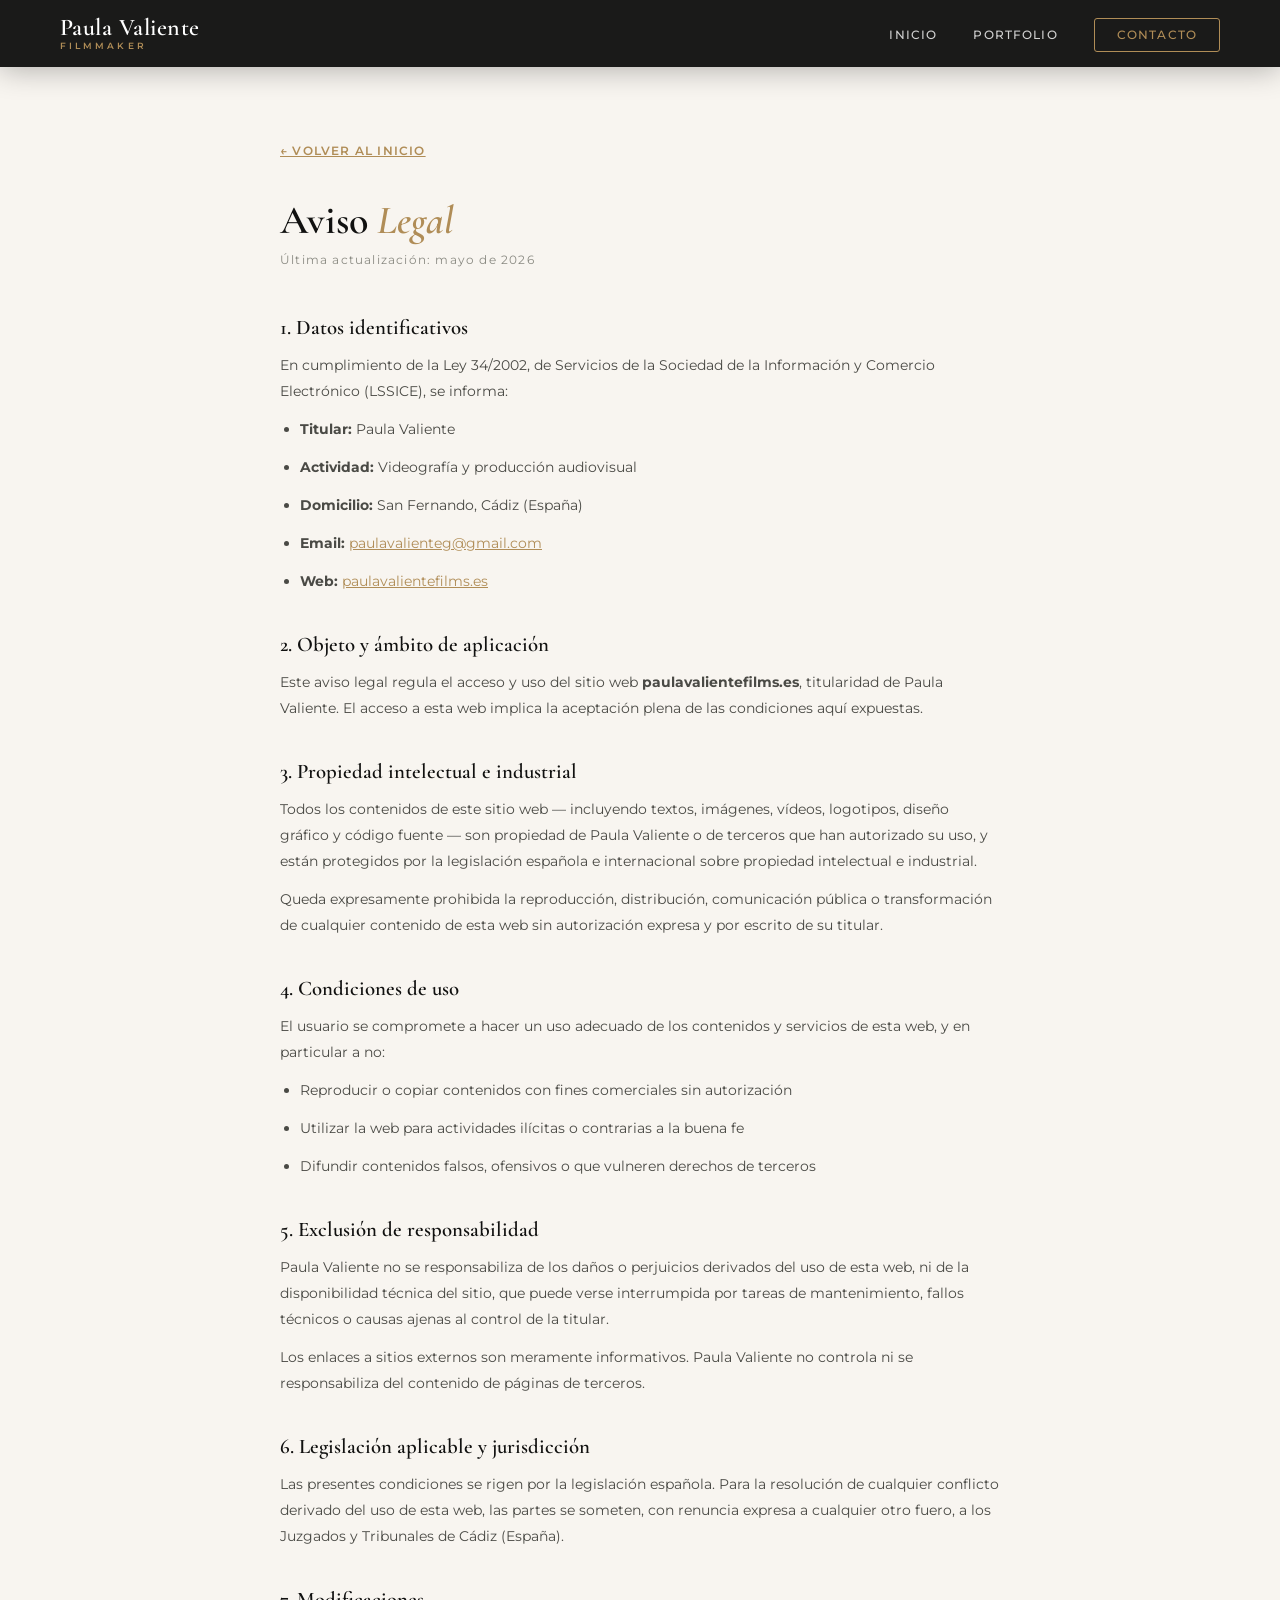
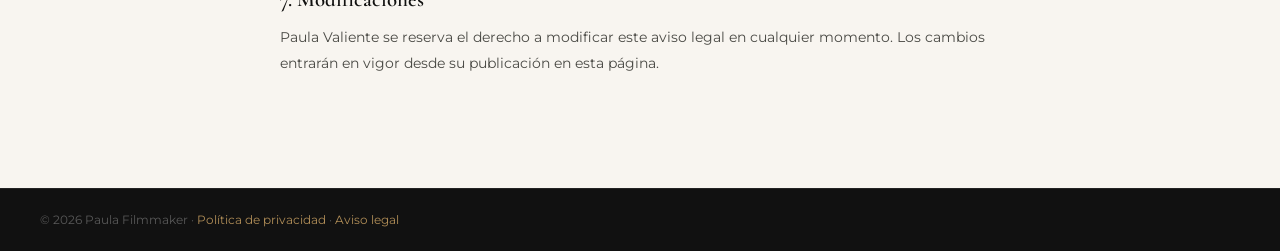
<file: aviso-legal.html>
<!DOCTYPE html>
<html lang="es">
<head>
    <meta charset="UTF-8">
    <meta name="viewport" content="width=device-width, initial-scale=1.0">
    <title>Aviso Legal | Paula Valiente Filmmaker</title>
    <link rel="preconnect" href="https://fonts.googleapis.com">
    <link rel="preconnect" href="https://fonts.gstatic.com" crossorigin>
    <link href="https://fonts.googleapis.com/css2?family=Cormorant+Garamond:ital,wght@0,300;0,400;0,600;1,300;1,400&family=Montserrat:wght@300;400;500;600&display=swap" rel="stylesheet">
    <link rel="canonical" href="https://paulavalientefilms.es/aviso-legal.html">
    <link rel="icon" href="favicon.ico" type="image/x-icon">
    <link rel="stylesheet" href="style.css">
    <style>
        .legal-page {
            max-width: 800px;
            margin: 0 auto;
            padding: 140px 40px 100px;
        }
        .legal-page h1 {
            font-size: 2.5rem;
            color: var(--black);
            margin-bottom: 10px;
        }
        .legal-page .fecha {
            font-size: 0.75rem;
            color: var(--muted);
            letter-spacing: 0.1em;
            margin-bottom: 50px;
            display: block;
        }
        .legal-page h2 {
            font-size: 1.3rem;
            color: var(--black);
            margin: 40px 0 12px;
        }
        .legal-page p, .legal-page li {
            font-size: 0.88rem;
            line-height: 1.85;
            color: var(--text);
            margin-bottom: 12px;
        }
        .legal-page ul {
            padding-left: 20px;
            margin-bottom: 12px;
        }
        .legal-page a {
            color: var(--gold);
            text-decoration: underline;
        }
        .legal-back {
            display: inline-flex;
            align-items: center;
            gap: 8px;
            font-size: 0.75rem;
            font-weight: 600;
            letter-spacing: 0.1em;
            text-transform: uppercase;
            color: var(--gold);
            margin-bottom: 40px;
            text-decoration: none;
            transition: gap 0.3s;
        }
        .legal-back:hover { gap: 12px; }
    </style>
</head>
<body>

    <nav class="navbar scrolled">
        <div class="logo">
            <span class="logo-main">Paula Valiente</span>
            <span class="logo-sub">FILMMAKER</span>
        </div>
        <ul class="nav-links" style="position:static; height:auto; flex-direction:row; background:none; backdrop-filter:none;">
            <li><a href="index.html#inicio" class="nav-link">Inicio</a></li>
            <li><a href="index.html#portafolio" class="nav-link">Portfolio</a></li>
            <li><a href="index.html#contacto" class="nav-link nav-cta">Contacto</a></li>
        </ul>
    </nav>

    <main class="legal-page">
        <a href="index.html" class="legal-back">← Volver al inicio</a>
        <h1>Aviso <em>Legal</em></h1>
        <span class="fecha">Última actualización: mayo de 2026</span>

        <h2>1. Datos identificativos</h2>
        <p>En cumplimiento de la Ley 34/2002, de Servicios de la Sociedad de la Información y Comercio Electrónico (LSSICE), se informa:</p>
        <ul>
            <li><strong>Titular:</strong> Paula Valiente</li>
            <li><strong>Actividad:</strong> Videografía y producción audiovisual</li>
            <li><strong>Domicilio:</strong> San Fernando, Cádiz (España)</li>
            <li><strong>Email:</strong> <a href="mailto:paulavalienteg@gmail.com">paulavalienteg@gmail.com</a></li>
            <li><strong>Web:</strong> <a href="https://paulavalientefilms.es">paulavalientefilms.es</a></li>
        </ul>

        <h2>2. Objeto y ámbito de aplicación</h2>
        <p>Este aviso legal regula el acceso y uso del sitio web <strong>paulavalientefilms.es</strong>, titularidad de Paula Valiente. El acceso a esta web implica la aceptación plena de las condiciones aquí expuestas.</p>

        <h2>3. Propiedad intelectual e industrial</h2>
        <p>Todos los contenidos de este sitio web — incluyendo textos, imágenes, vídeos, logotipos, diseño gráfico y código fuente — son propiedad de Paula Valiente o de terceros que han autorizado su uso, y están protegidos por la legislación española e internacional sobre propiedad intelectual e industrial.</p>
        <p>Queda expresamente prohibida la reproducción, distribución, comunicación pública o transformación de cualquier contenido de esta web sin autorización expresa y por escrito de su titular.</p>

        <h2>4. Condiciones de uso</h2>
        <p>El usuario se compromete a hacer un uso adecuado de los contenidos y servicios de esta web, y en particular a no:</p>
        <ul>
            <li>Reproducir o copiar contenidos con fines comerciales sin autorización</li>
            <li>Utilizar la web para actividades ilícitas o contrarias a la buena fe</li>
            <li>Difundir contenidos falsos, ofensivos o que vulneren derechos de terceros</li>
        </ul>

        <h2>5. Exclusión de responsabilidad</h2>
        <p>Paula Valiente no se responsabiliza de los daños o perjuicios derivados del uso de esta web, ni de la disponibilidad técnica del sitio, que puede verse interrumpida por tareas de mantenimiento, fallos técnicos o causas ajenas al control de la titular.</p>
        <p>Los enlaces a sitios externos son meramente informativos. Paula Valiente no controla ni se responsabiliza del contenido de páginas de terceros.</p>

        <h2>6. Legislación aplicable y jurisdicción</h2>
        <p>Las presentes condiciones se rigen por la legislación española. Para la resolución de cualquier conflicto derivado del uso de esta web, las partes se someten, con renuncia expresa a cualquier otro fuero, a los Juzgados y Tribunales de Cádiz (España).</p>

        <h2>7. Modificaciones</h2>
        <p>Paula Valiente se reserva el derecho a modificar este aviso legal en cualquier momento. Los cambios entrarán en vigor desde su publicación en esta página.</p>
    </main>

    <div class="footer-bottom" style="background:#111; padding: 24px 40px;">
        <p style="color:rgba(255,255,255,0.3); font-size:0.72rem;">© 2026 Paula Filmmaker · <a href="privacidad.html" style="color:var(--gold);">Política de privacidad</a> · <a href="aviso-legal.html" style="color:var(--gold);">Aviso legal</a></p>
    </div>

</body>
</html>
</file>
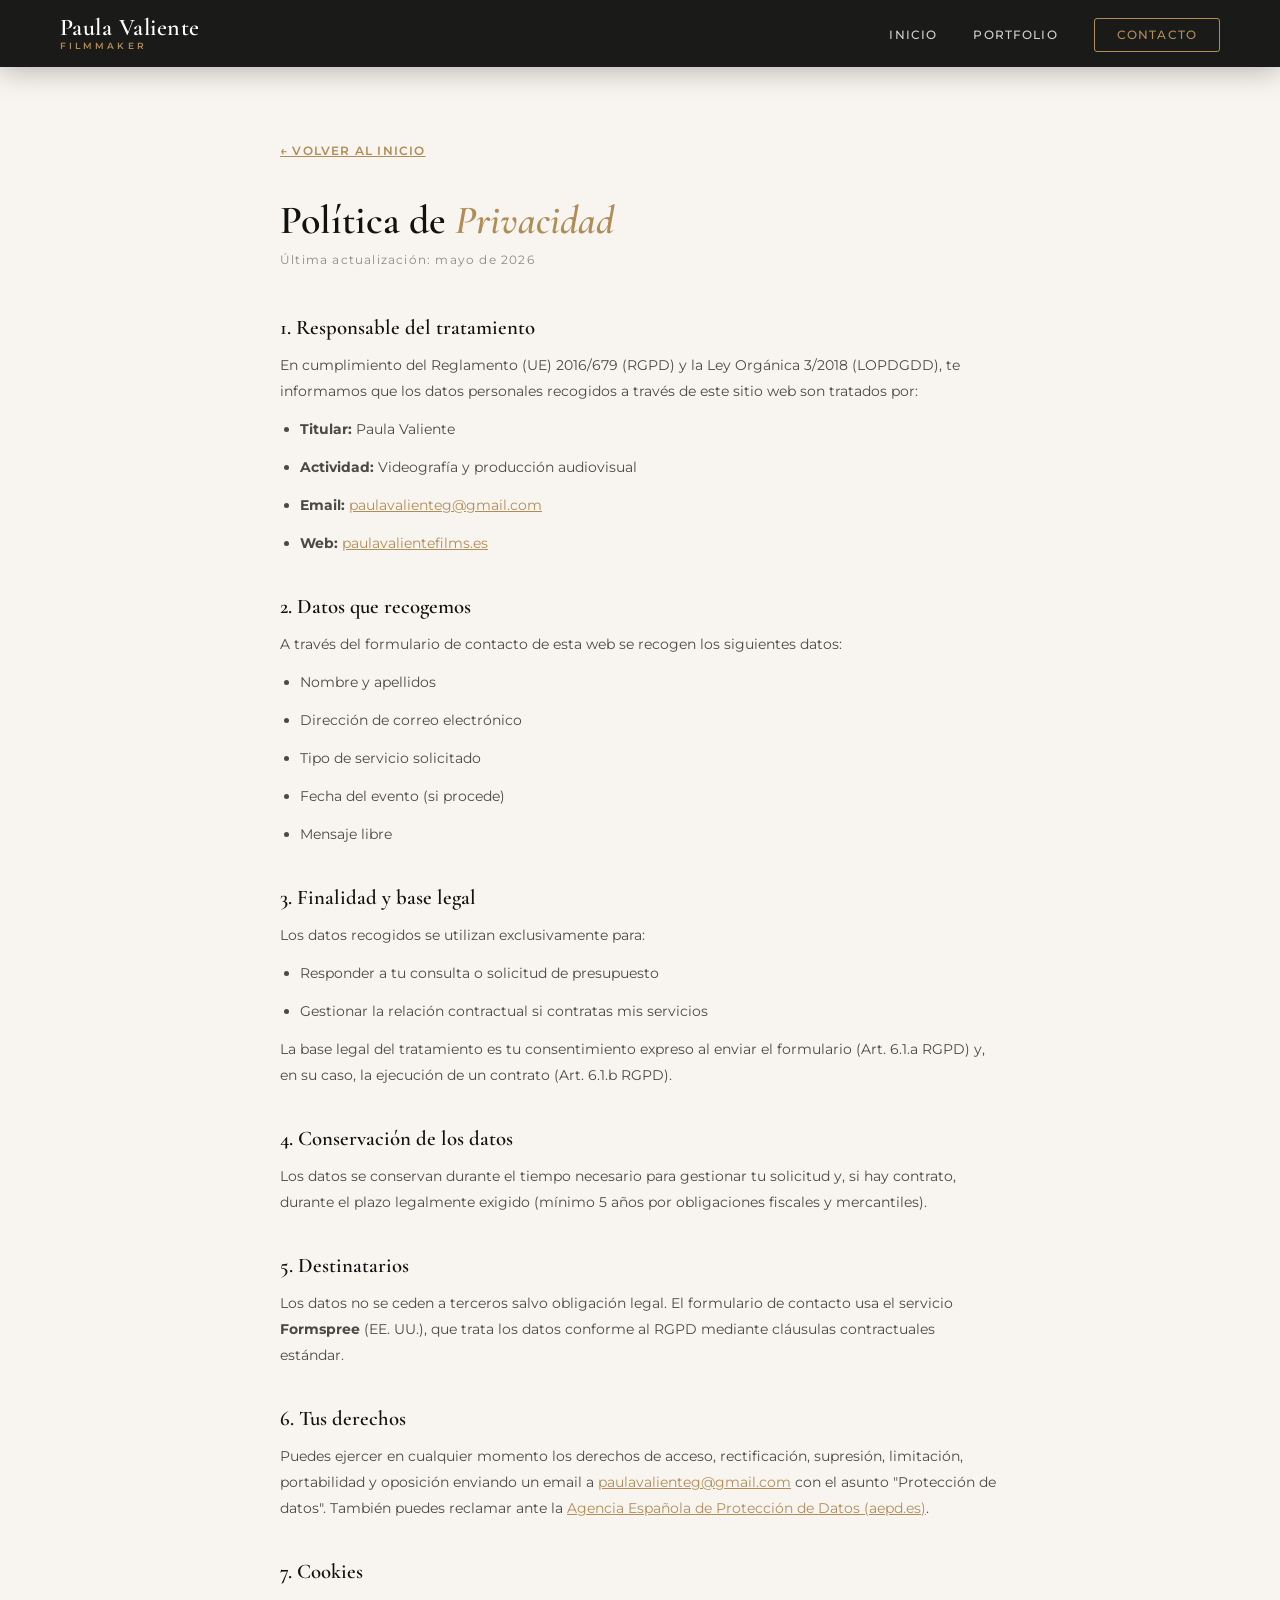
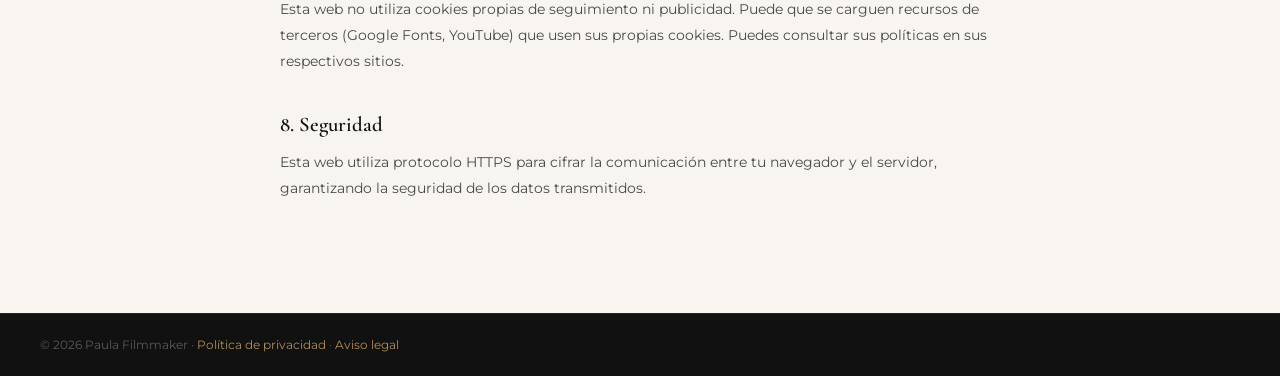
<file: privacidad.html>
<!DOCTYPE html>
<html lang="es">
<head>
    <meta charset="UTF-8">
    <meta name="viewport" content="width=device-width, initial-scale=1.0">
    <title>Política de Privacidad | Paula Valiente Filmmaker</title>
    <link rel="preconnect" href="https://fonts.googleapis.com">
    <link rel="preconnect" href="https://fonts.gstatic.com" crossorigin>
    <link href="https://fonts.googleapis.com/css2?family=Cormorant+Garamond:ital,wght@0,300;0,400;0,600;1,300;1,400&family=Montserrat:wght@300;400;500;600&display=swap" rel="stylesheet">
    <link rel="canonical" href="https://paulavalientefilms.es/privacidad.html">
    <link rel="icon" href="favicon.ico" type="image/x-icon">
    <link rel="stylesheet" href="style.css">
    <style>
        .legal-page {
            max-width: 800px;
            margin: 0 auto;
            padding: 140px 40px 100px;
        }
        .legal-page h1 {
            font-size: 2.5rem;
            color: var(--black);
            margin-bottom: 10px;
        }
        .legal-page .fecha {
            font-size: 0.75rem;
            color: var(--muted);
            letter-spacing: 0.1em;
            margin-bottom: 50px;
            display: block;
        }
        .legal-page h2 {
            font-size: 1.3rem;
            color: var(--black);
            margin: 40px 0 12px;
        }
        .legal-page p, .legal-page li {
            font-size: 0.88rem;
            line-height: 1.85;
            color: var(--text);
            margin-bottom: 12px;
        }
        .legal-page ul {
            padding-left: 20px;
            margin-bottom: 12px;
        }
        .legal-page a {
            color: var(--gold);
            text-decoration: underline;
        }
        .legal-back {
            display: inline-flex;
            align-items: center;
            gap: 8px;
            font-size: 0.75rem;
            font-weight: 600;
            letter-spacing: 0.1em;
            text-transform: uppercase;
            color: var(--gold);
            margin-bottom: 40px;
            text-decoration: none;
            transition: gap 0.3s;
        }
        .legal-back:hover { gap: 12px; }
    </style>
</head>
<body>

    <nav class="navbar scrolled">
        <div class="logo">
            <span class="logo-main">Paula Valiente</span>
            <span class="logo-sub">FILMMAKER</span>
        </div>
        <ul class="nav-links" style="position:static; height:auto; flex-direction:row; background:none; backdrop-filter:none;">
            <li><a href="index.html#inicio" class="nav-link">Inicio</a></li>
            <li><a href="index.html#portafolio" class="nav-link">Portfolio</a></li>
            <li><a href="index.html#contacto" class="nav-link nav-cta">Contacto</a></li>
        </ul>
    </nav>

    <main class="legal-page">
        <a href="index.html" class="legal-back">← Volver al inicio</a>
        <h1>Política de <em>Privacidad</em></h1>
        <span class="fecha">Última actualización: mayo de 2026</span>

        <h2>1. Responsable del tratamiento</h2>
        <p>En cumplimiento del Reglamento (UE) 2016/679 (RGPD) y la Ley Orgánica 3/2018 (LOPDGDD), te informamos que los datos personales recogidos a través de este sitio web son tratados por:</p>
        <ul>
            <li><strong>Titular:</strong> Paula Valiente</li>
            <li><strong>Actividad:</strong> Videografía y producción audiovisual</li>
            <li><strong>Email:</strong> <a href="mailto:paulavalienteg@gmail.com">paulavalienteg@gmail.com</a></li>
            <li><strong>Web:</strong> <a href="https://paulavalientefilms.es">paulavalientefilms.es</a></li>
        </ul>

        <h2>2. Datos que recogemos</h2>
        <p>A través del formulario de contacto de esta web se recogen los siguientes datos:</p>
        <ul>
            <li>Nombre y apellidos</li>
            <li>Dirección de correo electrónico</li>
            <li>Tipo de servicio solicitado</li>
            <li>Fecha del evento (si procede)</li>
            <li>Mensaje libre</li>
        </ul>

        <h2>3. Finalidad y base legal</h2>
        <p>Los datos recogidos se utilizan exclusivamente para:</p>
        <ul>
            <li>Responder a tu consulta o solicitud de presupuesto</li>
            <li>Gestionar la relación contractual si contratas mis servicios</li>
        </ul>
        <p>La base legal del tratamiento es tu consentimiento expreso al enviar el formulario (Art. 6.1.a RGPD) y, en su caso, la ejecución de un contrato (Art. 6.1.b RGPD).</p>

        <h2>4. Conservación de los datos</h2>
        <p>Los datos se conservan durante el tiempo necesario para gestionar tu solicitud y, si hay contrato, durante el plazo legalmente exigido (mínimo 5 años por obligaciones fiscales y mercantiles).</p>

        <h2>5. Destinatarios</h2>
        <p>Los datos no se ceden a terceros salvo obligación legal. El formulario de contacto usa el servicio <strong>Formspree</strong> (EE. UU.), que trata los datos conforme al RGPD mediante cláusulas contractuales estándar.</p>

        <h2>6. Tus derechos</h2>
        <p>Puedes ejercer en cualquier momento los derechos de acceso, rectificación, supresión, limitación, portabilidad y oposición enviando un email a <a href="mailto:paulavalienteg@gmail.com">paulavalienteg@gmail.com</a> con el asunto "Protección de datos". También puedes reclamar ante la <a href="https://www.aepd.es" target="_blank">Agencia Española de Protección de Datos (aepd.es)</a>.</p>

        <h2>7. Cookies</h2>
        <p>Esta web no utiliza cookies propias de seguimiento ni publicidad. Puede que se carguen recursos de terceros (Google Fonts, YouTube) que usen sus propias cookies. Puedes consultar sus políticas en sus respectivos sitios.</p>

        <h2>8. Seguridad</h2>
        <p>Esta web utiliza protocolo HTTPS para cifrar la comunicación entre tu navegador y el servidor, garantizando la seguridad de los datos transmitidos.</p>
    </main>

    <div class="footer-bottom" style="background:#111; padding: 24px 40px;">
        <p style="color:rgba(255,255,255,0.3); font-size:0.72rem;">© 2026 Paula Filmmaker · <a href="privacidad.html" style="color:var(--gold);">Política de privacidad</a> · <a href="aviso-legal.html" style="color:var(--gold);">Aviso legal</a></p>
    </div>

</body>
</html>
</file>
<file: style.css>
/* ================================================
   TU NOMBRE FILMS — Stylesheet
   Fuentes: Cormorant Garamond (display) + Montserrat (body)
   Paleta: crema oscuro, oro, casi-negro
   ================================================ */

:root {
    --gold: #b08d57;
    --gold-light: #c9a96e;
    --gold-dark: #8c6e42;
    --black: #111110;
    --dark: #1a1a18;
    --mid: #3a3a36;
    --text: #4a4a45;
    --muted: #8a8a82;
    --cream: #f8f5f0;
    --white: #ffffff;
    --transition: 0.4s cubic-bezier(0.25, 0.46, 0.45, 0.94);
}

/* RESET & BASE */
*, *::before, *::after {
    margin: 0; padding: 0;
    box-sizing: border-box;
}
html { scroll-behavior: smooth; font-size: 16px; }
body {
    font-family: 'Montserrat', sans-serif;
    color: var(--text);
    background: var(--cream);
    overflow-x: hidden;
}
img { display: block; width: 100%; object-fit: cover; }
a { text-decoration: none; color: inherit; }

/* TIPOGRAFÍA */
h1, h2, h3 {
    font-family: 'Cormorant Garamond', serif;
    font-weight: 600;
    line-height: 1.1;
}
h1 { font-size: clamp(2.8rem, 7vw, 5.5rem); }
h2 { font-size: clamp(2rem, 4.5vw, 3.5rem); }
h3 { font-size: 1.5rem; }
em { font-style: italic; color: var(--gold); }

.hero-video-wrapper {
    position: absolute;
    top: 50%;
    left: 50%;
    width: 100vw;
    height: 56.25vw;
    min-height: 100%;
    min-width: 177.78vh;
    transform: translate(-50%, -50%);
    overflow: hidden;
    z-index: 0;
}

.hero-video-poster {
    position: absolute;
    inset: 0;
    background: url('https://img.youtube.com/vi/7PpufOaEaes/maxresdefault.jpg')
                center center / cover no-repeat;
    z-index: 2;
    opacity: 1;
    transition: opacity .8s ease;
}

.hero-video-poster.loaded {
    opacity: 0;
    pointer-events: none;
}

.hero-video-wrapper iframe {
    width: 100%;
    height: 100%;
    border: 0;
}

.section-eyebrow {
    display: block;
    font-family: 'Montserrat', sans-serif;
    font-size: 0.7rem;
    font-weight: 600;
    letter-spacing: 0.25em;
    text-transform: uppercase;
    color: var(--gold);
    margin-bottom: 14px;
}
.section-header {
    text-align: center;
    margin-bottom: 60px;
}
.section-header h2 { color: var(--black); }
.section-header.light h2 { color: var(--white); }
.section-header.light .section-eyebrow { color: var(--gold-light); }

/* BOTONES */
.btn {
    display: inline-block;
    padding: 14px 34px;
    font-family: 'Montserrat', sans-serif;
    font-size: 0.8rem;
    font-weight: 600;
    letter-spacing: 0.12em;
    text-transform: uppercase;
    border-radius: 3px;
    transition: all var(--transition);
    cursor: pointer;
    border: none;
}
.btn-primary {
    background: var(--gold);
    color: var(--white);
}
.btn-primary:hover {
    background: var(--gold-dark);
    transform: translateY(-2px);
    box-shadow: 0 8px 24px rgba(176,141,87,0.35);
}
.btn-outline {
    background: transparent;
    color: var(--white);
    border: 1px solid rgba(255,255,255,0.6);
}
.btn-outline:hover {
    background: rgba(255,255,255,0.12);
    border-color: var(--white);
}

/* ================================================
   NAVBAR
   ================================================ */
.navbar {
    position: fixed;
    top: 0; left: 0; width: 100%;
    z-index: 1000;
    display: flex;
    justify-content: space-between;
    align-items: center;
    padding: 24px 60px;
    transition: all var(--transition);
}
.navbar.scrolled {
    background: rgba(17, 17, 16, 0.96);
    backdrop-filter: blur(12px);
    padding: 16px 60px;
    box-shadow: 0 2px 30px rgba(0,0,0,0.3);
}
.logo {
    display: flex;
    flex-direction: column;
    line-height: 1;
}
.logo-main {
    font-family: 'Cormorant Garamond', serif;
    font-size: 1.5rem;
    font-weight: 600;
    color: var(--white);
    letter-spacing: 0.02em;
}
.logo-sub {
    font-family: 'Montserrat', sans-serif;
    font-size: 0.55rem;
    letter-spacing: 0.35em;
    color: var(--gold);
    font-weight: 600;
    margin-top: 2px;
}
.nav-links {
    list-style: none;
    display: flex;
    gap: 36px;
    align-items: center;
}
.nav-link {
    font-size: 0.72rem;
    font-weight: 500;
    letter-spacing: 0.1em;
    text-transform: uppercase;
    color: rgba(255,255,255,0.8);
    transition: color var(--transition);
    position: relative;
}
.nav-link::after {
    content: '';
    position: absolute;
    bottom: -4px; left: 0;
    width: 0; height: 1px;
    background: var(--gold);
    transition: width var(--transition);
}
.nav-link:hover, .nav-link:hover::after { color: var(--white); width: 100%; }
.nav-cta {
    padding: 9px 22px;
    border: 1px solid var(--gold);
    border-radius: 3px;
    color: var(--gold) !important;
}
.nav-cta:hover {
    background: var(--gold);
    color: var(--white) !important;
}
.nav-cta::after { display: none; }

/* Hamburger */
.hamburger {
    display: none;
    flex-direction: column;
    gap: 5px;
    background: none;
    border: none;
    cursor: pointer;
    padding: 4px;

    position: fixed;
    top: 24px;
    right: 30px;
    z-index: 99999;
}
.hamburger span {
    display: block;
    width: 24px; height: 2px;
    background: var(--white);
    border-radius: 2px;
    transition: all 0.3s;
}
.hamburger.open span:nth-child(1) { transform: translateY(7px) rotate(45deg); }
.hamburger.open span:nth-child(2) { opacity: 0; }
.hamburger.open span:nth-child(3) { transform: translateY(-7px) rotate(-45deg); }

/* ================================================
   HERO
   ================================================ */
.hero {
    position: relative;
    height: 100vh;
    min-height: 600px;
    display: flex;
    align-items: center;
    justify-content: center;
    text-align: center;
    overflow: hidden;
}
.hero-bg {
    position: absolute;
    inset: 0;
    background-size: cover;
    background-position: center;
    transform: scale(1.08);
    animation: heroZoom 12s ease-out forwards;
}
@keyframes heroZoom {
    to { transform: scale(1); }
}
.hero-overlay {
    position: absolute;
    inset: 0;
    background: linear-gradient(
        to bottom,
        rgba(10,10,8,0.35) 0%,
        rgba(10,10,8,0.55) 60%,
        rgba(10,10,8,0.75) 100%
    );
    z-index: 1;
}
.hero-content {
    position: relative;
    z-index: 2;
    color: var(--white);
    padding: 0 24px;
    animation: fadeUp 1.2s ease 0.3s both;
}
@keyframes fadeUp {
    from { opacity: 0; transform: translateY(30px); }
    to { opacity: 1; transform: translateY(0); }
}
.hero-eyebrow {
    font-size: 0.7rem;
    font-weight: 600;
    letter-spacing: 0.3em;
    text-transform: uppercase;
    color: var(--gold-light);
    margin-bottom: 20px;
}
.hero-title { margin-bottom: 20px; }
.hero-subtitle {
    font-size: 0.85rem;
    letter-spacing: 0.2em;
    text-transform: uppercase;
    color: rgba(255,255,255,0.65);
    margin-bottom: 44px;
}
.hero-actions { display: flex; gap: 16px; justify-content: center; flex-wrap: wrap; }

.hero-scroll {
    position: absolute;
    bottom: 36px; left: 50%;
    transform: translateX(-50%);
    z-index: 2;
    display: flex;
    flex-direction: column;
    align-items: center;
    gap: 10px;
    color: rgba(255,255,255,0.5);
    font-size: 0.65rem;
    letter-spacing: 0.2em;
    text-transform: uppercase;
}
.scroll-line {
    width: 1px; height: 50px;
    background: linear-gradient(to bottom, rgba(255,255,255,0.5), transparent);
    animation: scrollPulse 2s ease-in-out infinite;
}
@keyframes scrollPulse {
    0%, 100% { opacity: 0.5; transform: scaleY(1); }
    50% { opacity: 1; transform: scaleY(1.2); }
}

/* ================================================
   PORTFOLIO
   ================================================ */
.portfolio {
    padding: 120px 60px;
    background: var(--cream);
}

/* TABS */
.portfolio-tabs {
    display: flex;
    justify-content: center;
    gap: 8px;
    margin-bottom: 50px;
    flex-wrap: wrap;
}
.tab-btn {
    padding: 9px 24px;
    font-family: 'Montserrat', sans-serif;
    font-size: 0.72rem;
    font-weight: 600;
    letter-spacing: 0.1em;
    text-transform: uppercase;
    background: transparent;
    border: 1px solid #d5cfc5;
    border-radius: 3px;
    color: var(--muted);
    cursor: pointer;
    transition: all 0.3s;
}
.tab-btn:hover, .tab-btn.active {
    background: var(--gold);
    border-color: var(--gold);
    color: var(--white);
}

/* VIDEO GRID */
.video-grid {
    display: grid;
    grid-template-columns: repeat(3, 1fr);
    gap: 28px;
    max-width: 1200px;
    margin: 0 auto;
}
.video-card {
    cursor: pointer;
    transition: opacity 0.4s;
}
.video-card.hidden { display: none; }
.video-thumb {
    position: relative;
    overflow: hidden;
    border-radius: 4px;
    aspect-ratio: 16/9;
    background: var(--dark);
}
.video-thumb img {
    width: 100%;
    height: 100%;
    object-fit: cover;
    transition: transform 0.6s var(--transition);
}
.video-card:hover .video-thumb img { transform: scale(1.06); }
/* Las miniaturas de YouTube traen una franja oscura en el borde: se amplían un poco para ocultarla */
.video-thumb[data-videoid] img { transform: scale(1.04); }
.video-card:hover .video-thumb[data-videoid] img { transform: scale(1.1); }
.play-btn {
    position: absolute;
    inset: 0;
    display: flex;
    align-items: center;
    justify-content: center;
    background: rgba(10,10,8,0.3);
    transition: background 0.3s;
}
.play-btn svg {
    width: 52px; height: 52px;
    fill: var(--white);
    opacity: 0.9;
    filter: drop-shadow(0 2px 8px rgba(0,0,0,0.5));
    transition: transform 0.3s;
}
.video-card:hover .play-btn { background: rgba(10,10,8,0.15); }
.video-card:hover .play-btn svg { transform: scale(1.12); }
.video-label {
    position: absolute;
    top: 12px; left: 12px;
    background: var(--gold);
    color: var(--white);
    font-size: 0.62rem;
    font-weight: 700;
    letter-spacing: 0.12em;
    text-transform: uppercase;
    padding: 4px 10px;
    border-radius: 2px;
}
.video-info { padding: 14px 4px 0; }
.video-info h3 {
    font-family: 'Cormorant Garamond', serif;
    font-size: 1.2rem;
    font-weight: 600;
    color: var(--black);
    margin-bottom: 4px;
}
.video-info p {
    font-size: 0.75rem;
    color: var(--muted);
    letter-spacing: 0.04em;
}

/* MODAL */
.video-modal {
    position: fixed;
    inset: 0;
    z-index: 2000;
    display: flex;
    align-items: center;
    justify-content: center;
    opacity: 0;
    pointer-events: none;
    transition: opacity 0.35s;
}
.video-modal.open { opacity: 1; pointer-events: all; }
.modal-overlay {
    position: absolute;
    inset: 0;
    background: rgba(10,10,8,0.92);
    cursor: pointer;
}
.modal-content {
    position: relative;
    z-index: 1;
    width: 90%;
    max-width: 960px;
    transform: scale(0.9);
    transition: transform 0.35s var(--transition);
}
.video-modal.open .modal-content { transform: scale(1); }
.modal-close {
    position: absolute;
    top: -44px; right: 0;
    background: none;
    border: none;
    color: var(--white);
    font-size: 1.3rem;
    cursor: pointer;
    padding: 8px;
    opacity: 0.8;
    transition: opacity 0.2s;
}
.modal-close:hover { opacity: 1; }
.modal-iframe-wrap {
    position: relative;
    padding-bottom: 56.25%;
    height: 0;
    border-radius: 4px;
    overflow: hidden;
    background: #000;
}
.modal-iframe-wrap iframe {
    position: absolute;
    inset: 0;
    width: 100%; height: 100%;
}

/* ================================================
   SERVICIOS
   ================================================ */
.services {
    position: relative;
    padding: 120px 60px;
    background: var(--dark);
    overflow: hidden;
}
.services-bg {
    position: absolute;
    inset: 0;
    background: 
        radial-gradient(ellipse at 20% 50%, rgba(176,141,87,0.08) 0%, transparent 60%),
        radial-gradient(ellipse at 80% 20%, rgba(176,141,87,0.06) 0%, transparent 50%);
}
.services-grid {
    display: grid;
    grid-template-columns: repeat(4, 1fr);
    gap: 24px;
    max-width: 1300px;
    margin: 0 auto;
    position: relative;
}
.service-card {
    background: rgba(255,255,255,0.04);
    border: 1px solid rgba(255,255,255,0.08);
    border-radius: 6px;
    padding: 36px 28px;
    transition: all var(--transition);
    position: relative;
}
.service-card:hover {
    background: rgba(255,255,255,0.07);
    border-color: rgba(176,141,87,0.3);
    transform: translateY(-4px);
}
.service-card.featured {
    background: rgba(176,141,87,0.12);
    border-color: rgba(176,141,87,0.4);
}
.service-badge {
    position: absolute;
    top: -1px; right: 24px;
    background: var(--gold);
    color: var(--white);
    font-size: 0.6rem;
    font-weight: 700;
    letter-spacing: 0.1em;
    text-transform: uppercase;
    padding: 5px 14px;
    border-radius: 0 0 4px 4px;
}
.service-icon {
    width: 44px; height: 44px;
    color: var(--gold);
    margin-bottom: 20px;
}
.service-icon svg { width: 100%; height: 100%; }
.service-card h3 {
    font-family: 'Cormorant Garamond', serif;
    font-size: 1.35rem;
    color: var(--white);
    margin-bottom: 12px;
}
.service-card p {
    font-size: 0.82rem;
    line-height: 1.7;
    color: rgba(255,255,255,0.55);
    margin-bottom: 20px;
}
.service-list {
    list-style: none;
    display: flex;
    flex-direction: column;
    gap: 8px;
}
.service-list li {
    font-size: 0.75rem;
    color: rgba(255,255,255,0.45);
    padding-left: 16px;
    position: relative;
}
.service-list li::before {
    content: '—';
    position: absolute;
    left: 0;
    color: var(--gold);
    font-size: 0.7rem;
}

/* ================================================
   SOBRE MÍ
   ================================================ */
.about {
    display: grid;
    grid-template-columns: 1fr 1fr;
    min-height: 560px;
}
.about-img {
    overflow: hidden;
}
.about-img img {
    height: 100%;
    object-fit: cover;
    transition: transform 0.8s var(--transition);
}
.about-img:hover img { transform: scale(1.04); }
.about-text {
    background: var(--black);
    padding: 100px 80px;
    display: flex;
    flex-direction: column;
    justify-content: center;
}
.about-text h2 { color: var(--white); margin-bottom: 24px; }
.about-text p {
    font-size: 0.88rem;
    line-height: 1.85;
    color: rgba(255,255,255,0.55);
    margin-bottom: 16px;
}
.about-stats {
    display: flex;
    gap: 40px;
    margin-top: 44px;
    padding-top: 40px;
    border-top: 1px solid rgba(255,255,255,0.1);
}
.stat { display: flex; flex-direction: column; gap: 4px; }
.stat-num {
    font-family: 'Cormorant Garamond', serif;
    font-size: 2.4rem;
    font-weight: 600;
    color: var(--gold);
    line-height: 1;
}
.stat-label {
    font-size: 0.68rem;
    letter-spacing: 0.1em;
    text-transform: uppercase;
    color: rgba(255,255,255,0.4);
}
.about-cta {
    display: inline-block;
    margin-top: 32px;
    align-self: flex-start;
    font-size: 0.78rem;
    font-weight: 600;
    letter-spacing: 0.12em;
    text-transform: uppercase;
    color: var(--gold-light);
    border-bottom: 1px solid transparent;
    transition: all var(--transition);
}
.about-cta:hover {
    color: var(--gold);
    border-bottom-color: var(--gold);
}

/* ================================================
   TESTIMONIOS
   ================================================ */
.testimonials {
    padding: 120px 60px;
    background: var(--cream);
}
.testimonials-grid {
    display: grid;
    grid-template-columns: repeat(3, 1fr);
    gap: 28px;
    max-width: 1200px;
    margin: 0 auto;
}
.testimonial-card {
    background: var(--white);
    border-radius: 6px;
    padding: 36px 32px;
    box-shadow: 0 4px 30px rgba(0,0,0,0.06);
    position: relative;
    display: flex;
    flex-direction: column;
}
.testimonial-card::before {
    content: '"';
    font-family: 'Cormorant Garamond', serif;
    font-size: 5rem;
    color: var(--gold);
    opacity: 0.15;
    position: absolute;
    top: 8px; left: 22px;
    line-height: 1;
}
.stars {
    color: var(--gold);
    font-size: 0.85rem;
    letter-spacing: 2px;
    margin-bottom: 16px;
}
.testimonial-card p {
    font-size: 0.85rem;
    line-height: 1.8;
    color: var(--text);
    font-style: italic;
    margin-bottom: 24px;
    flex-grow: 1;
}
.testimonial-author { border-top: 1px solid #ece8e2; padding-top: 18px; }
.testimonial-author strong { display: block; color: var(--black); font-size: 0.85rem; }
.testimonial-author span { font-size: 0.72rem; color: var(--muted); letter-spacing: 0.05em; }

/* ================================================
   CONTACTO
   ================================================ */
.contact {
    background: var(--black);
    color: var(--white);
}
.contact-inner {
    display: grid;
    grid-template-columns: 1fr 1fr;
    gap: 80px;
    max-width: 1200px;
    margin: 0 auto;
    padding: 120px 60px;
}
.contact-text { display: flex; flex-direction: column; justify-content: center; }
.contact-text h2 { color: var(--white); margin-bottom: 20px; }
.contact-text > p {
    font-size: 0.88rem;
    line-height: 1.8;
    color: rgba(255,255,255,0.5);
    margin-bottom: 40px;
}
.contact-links { display: flex; flex-direction: column; gap: 18px; }
.contact-link {
    display: flex;
    align-items: center;
    gap: 12px;
    font-size: 0.85rem;
    color: rgba(255,255,255,0.65);
    transition: color 0.3s;
}
.contact-link svg {
    width: 18px; height: 18px;
    flex-shrink: 0;
    color: var(--gold);
}
.contact-link:hover { color: var(--white); }

/* FORMULARIO */
.contact-form {
    display: grid;
    grid-template-columns: 1fr 1fr;
    gap: 16px;
    align-content: start;
}
.form-group { display: flex; flex-direction: column; gap: 6px; }
.form-group.full { grid-column: 1 / -1; }
.form-group label {
    font-size: 0.68rem;
    font-weight: 600;
    letter-spacing: 0.12em;
    text-transform: uppercase;
    color: var(--gold);
}
.form-group input,
.form-group select,
.form-group textarea {
    background: rgba(255,255,255,0.05);
    border: 1px solid rgba(255,255,255,0.12);
    border-radius: 3px;
    padding: 12px 16px;
    color: var(--white);
    font-family: 'Montserrat', sans-serif;
    font-size: 0.83rem;
    transition: border-color 0.3s;
    outline: none;
    -webkit-appearance: none;
}
.form-group select option { background: var(--dark); color: var(--white); }
.form-group input:focus,
.form-group select:focus,
.form-group textarea:focus {
    border-color: var(--gold);
    background: rgba(255,255,255,0.08);
}
.form-group input::placeholder,
.form-group textarea::placeholder { color: rgba(255,255,255,0.25); }
.full-btn { grid-column: 1 / -1; width: 100%; }
.form-note {
    grid-column: 1 / -1;
    font-size: 0.68rem;
    color: rgba(255,255,255,0.25);
    line-height: 1.6;
}

/* FOOTER BOTTOM */
.footer-bottom {
    display: flex;
    justify-content: space-between;
    align-items: center;
    padding: 24px 60px;
    border-top: 1px solid rgba(255,255,255,0.08);
    font-size: 0.72rem;
    color: rgba(255,255,255,0.3);
    flex-wrap: wrap;
    gap: 12px;
}
.footer-links { display: flex; gap: 24px; }
.footer-links a { color: rgba(255,255,255,0.3); transition: color 0.3s; }
.footer-links a:hover { color: var(--gold); }

/* ================================================
   RESPONSIVE
   ================================================ */
@media (max-width: 1100px) {
    .services-grid { grid-template-columns: repeat(2, 1fr); }
}

@media (max-width: 900px) {
    .navbar { padding: 20px 30px; }
    .navbar.scrolled { padding: 14px 30px; }
    .hamburger { display: flex; }
    .nav-links {
        position: fixed;
        top: 0; right: -100%;
        width: 75%; height: 100vh;
        background: rgba(17,17,16,0.98);
        backdrop-filter: blur(16px);
        flex-direction: column;
        justify-content: center;
        align-items: center;
        gap: 30px;
        transition: right 0.4s var(--transition);
        z-index: 999;
    }
    .nav-links.open { right: 0; }
    .nav-link { font-size: 0.9rem; }

    .video-grid { grid-template-columns: repeat(2, 1fr); }
    .testimonials-grid { grid-template-columns: 1fr; max-width: 540px; }
    .about { grid-template-columns: 1fr; }
    .about-img { height: 360px; }
    .about-text { padding: 70px 40px; }
    .contact-inner { grid-template-columns: 1fr; gap: 50px; padding: 80px 40px; }
    .portfolio { padding: 100px 30px; }
    .services { padding: 100px 30px; }
    .testimonials { padding: 100px 30px; }
}

@media (max-width: 600px) {
    .video-grid { grid-template-columns: 1fr; }
    .services-grid { grid-template-columns: 1fr; }
    .contact-form { grid-template-columns: 1fr; }
    .about-text { padding: 50px 24px; }
    .about-stats { gap: 24px; flex-wrap: wrap; }
    .contact-inner { padding: 70px 24px; }
    .footer-bottom { flex-direction: column; text-align: center; padding: 20px 24px; }
    .hero-actions { flex-direction: column; align-items: center; }
}

/* INSTAGRAM THUMB — igual que el resto de tarjetas */
.instagram-thumb {
    display: block;
    text-decoration: none;
}
.instagram-play {
    flex-direction: column;
    gap: 10px;
    background: rgba(10,10,8,0.45);
}
.instagram-play svg {
    width: 38px;
    height: 38px;
    fill: var(--white);
    filter: drop-shadow(0 2px 8px rgba(0,0,0,0.5));
    transition: transform 0.3s;
}
.instagram-play span {
    font-family: 'Montserrat', sans-serif;
    font-size: 0.68rem;
    font-weight: 600;
    letter-spacing: 0.12em;
    text-transform: uppercase;
    color: var(--white);
    opacity: 0.9;
}
.video-card:hover .instagram-play svg {
    transform: scale(1.12);
}


.hero-video-wrapper video {
    width: 100%;
    height: 100%;
    object-fit: cover;
}

/* ================================================
   PRECIOS EN SERVICIOS
   ================================================ */
.service-price {
    font-size: 0.78rem !important;
    color: rgba(255,255,255,0.6) !important;
    letter-spacing: 0.04em;
    margin: -6px 0 22px !important;
}
.service-price strong {
    font-family: 'Cormorant Garamond', serif;
    font-size: 1.7rem;
    font-weight: 600;
    color: var(--gold-light);
    margin: 0 4px;
}
.service-price span {
    display: block;
    font-size: 0.65rem;
    letter-spacing: 0.12em;
    text-transform: uppercase;
    color: rgba(255,255,255,0.35);
    margin-top: 2px;
}

/* ================================================
   ENLACE A RESEÑAS DE GOOGLE
   ================================================ */
.reviews-link {
    text-align: center;
    margin-top: 44px;
}
.reviews-link a {
    font-size: 0.78rem;
    font-weight: 600;
    letter-spacing: 0.12em;
    text-transform: uppercase;
    color: var(--gold-dark);
    border-bottom: 1px solid transparent;
    padding-bottom: 2px;
    transition: all var(--transition);
}
.reviews-link a:hover { color: var(--gold); border-bottom-color: var(--gold); }

/* ================================================
   PREGUNTAS FRECUENTES
   ================================================ */
.faq {
    padding: 0 60px 120px;
    background: var(--cream);
}
.faq-list {
    max-width: 820px;
    margin: 0 auto;
}
.faq-item {
    border-bottom: 1px solid #e3ddd3;
}
.faq-item:first-child { border-top: 1px solid #e3ddd3; }
.faq-item summary {
    list-style: none;
    cursor: pointer;
    padding: 22px 44px 22px 0;
    position: relative;
    font-family: 'Cormorant Garamond', serif;
    font-size: 1.3rem;
    font-weight: 600;
    color: var(--black);
    line-height: 1.3;
}
.faq-item summary::-webkit-details-marker { display: none; }
.faq-item summary::after {
    content: '+';
    position: absolute;
    right: 4px; top: 50%;
    transform: translateY(-50%);
    font-family: 'Montserrat', sans-serif;
    font-size: 1.4rem;
    font-weight: 300;
    color: var(--gold);
    transition: transform 0.3s;
}
.faq-item[open] summary::after { transform: translateY(-50%) rotate(45deg); }
.faq-item summary:hover { color: var(--gold-dark); }
.faq-item p {
    font-size: 0.88rem;
    line-height: 1.85;
    color: var(--text);
    padding: 0 0 24px;
    max-width: 720px;
}

/* ================================================
   BOTÓN FLOTANTE WHATSAPP
   ================================================ */
.whatsapp-float {
    position: fixed;
    right: 24px;
    bottom: 24px;
    z-index: 1500;
    width: 58px;
    height: 58px;
    border-radius: 50%;
    background: #25d366;
    color: var(--white);
    display: flex;
    align-items: center;
    justify-content: center;
    box-shadow: 0 6px 24px rgba(0,0,0,0.25);
    transition: transform 0.3s, box-shadow 0.3s;
}
.whatsapp-float svg { width: 30px; height: 30px; fill: currentColor; }
.whatsapp-float:hover { transform: scale(1.08); box-shadow: 0 8px 30px rgba(0,0,0,0.3); }

@media (max-width: 900px) {
    .faq { padding: 0 30px 100px; }
}
@media (max-width: 600px) {
    .faq { padding: 0 24px 80px; }
    .faq-item summary { font-size: 1.15rem; }
    .whatsapp-float { right: 16px; bottom: 16px; width: 54px; height: 54px; }
}
</file>
